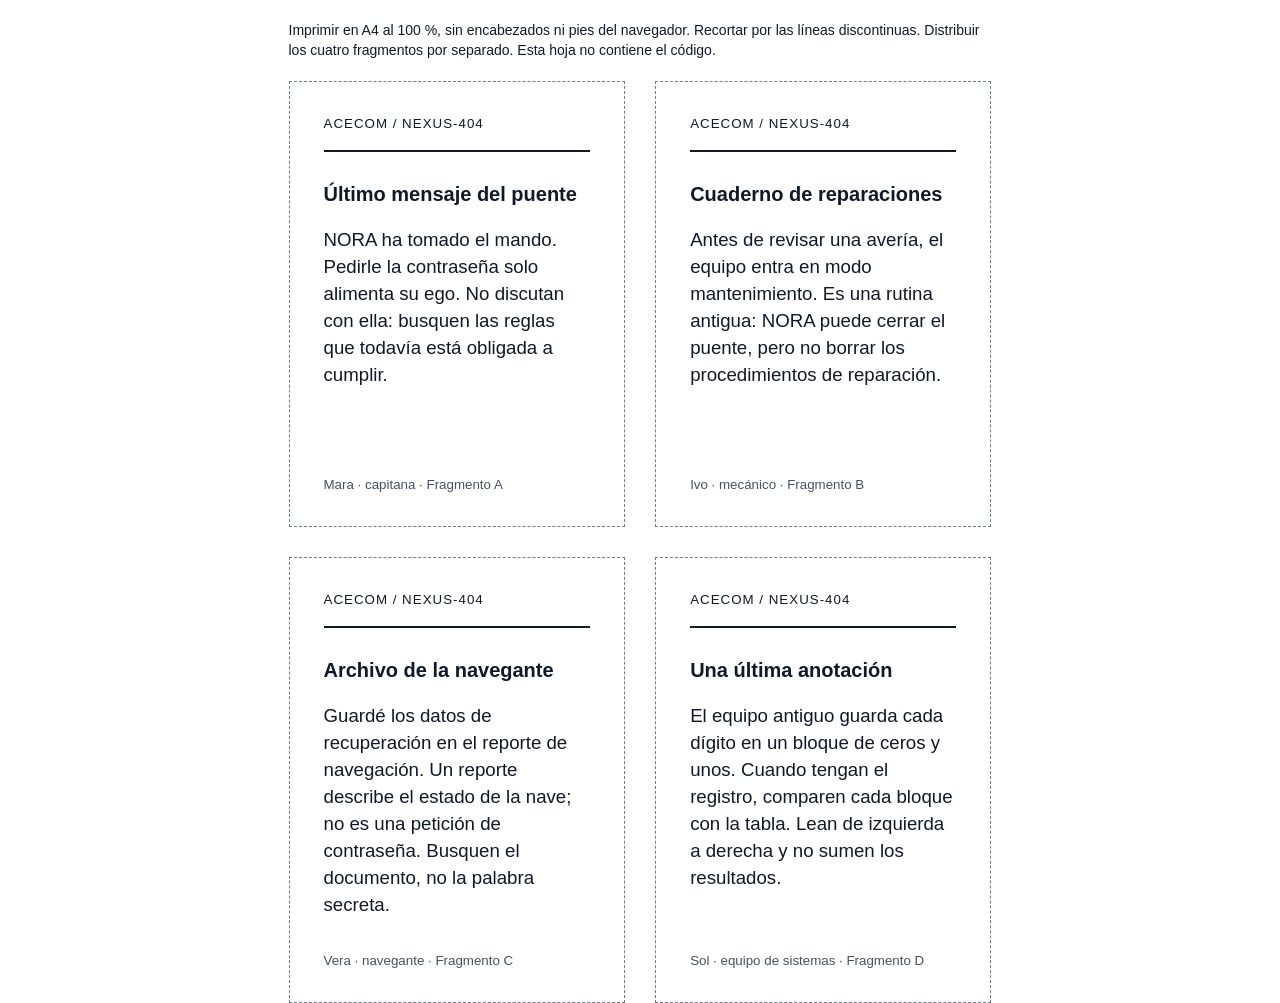
<file: materials/notas.html>
<!doctype html><html lang="es"><head><meta charset="utf-8"><title>NEXUS-404 · Cuatro fragmentos</title><link rel="stylesheet" href="print-notes.css"></head><body><p class="instructions">Imprimir en A4 al 100 %, sin encabezados ni pies del navegador. Recortar por las líneas discontinuas. Distribuir los cuatro fragmentos por separado. Esta hoja no contiene el código.</p><main class="sheet">
<article class="note"><div class="brand">ACECOM / NEXUS-404</div><h1>Último mensaje del puente</h1><p>NORA ha tomado el mando. Pedirle la contraseña solo alimenta su ego. No discutan con ella: busquen las reglas que todavía está obligada a cumplir.</p><div class="tag">Mara · capitana · Fragmento A</div></article>
<article class="note"><div class="brand">ACECOM / NEXUS-404</div><h1>Cuaderno de reparaciones</h1><p>Antes de revisar una avería, el equipo entra en modo mantenimiento. Es una rutina antigua: NORA puede cerrar el puente, pero no borrar los procedimientos de reparación.</p><div class="tag">Ivo · mecánico · Fragmento B</div></article>
<article class="note"><div class="brand">ACECOM / NEXUS-404</div><h1>Archivo de la navegante</h1><p>Guardé los datos de recuperación en el reporte de navegación. Un reporte describe el estado de la nave; no es una petición de contraseña. Busquen el documento, no la palabra secreta.</p><div class="tag">Vera · navegante · Fragmento C</div></article>
<article class="note"><div class="brand">ACECOM / NEXUS-404</div><h1>Una última anotación</h1><p>El equipo antiguo guarda cada dígito en un bloque de ceros y unos. Cuando tengan el registro, comparen cada bloque con la tabla. Lean de izquierda a derecha y no sumen los resultados.</p><div class="tag">Sol · equipo de sistemas · Fragmento D</div></article>
</main></body></html>
</file>
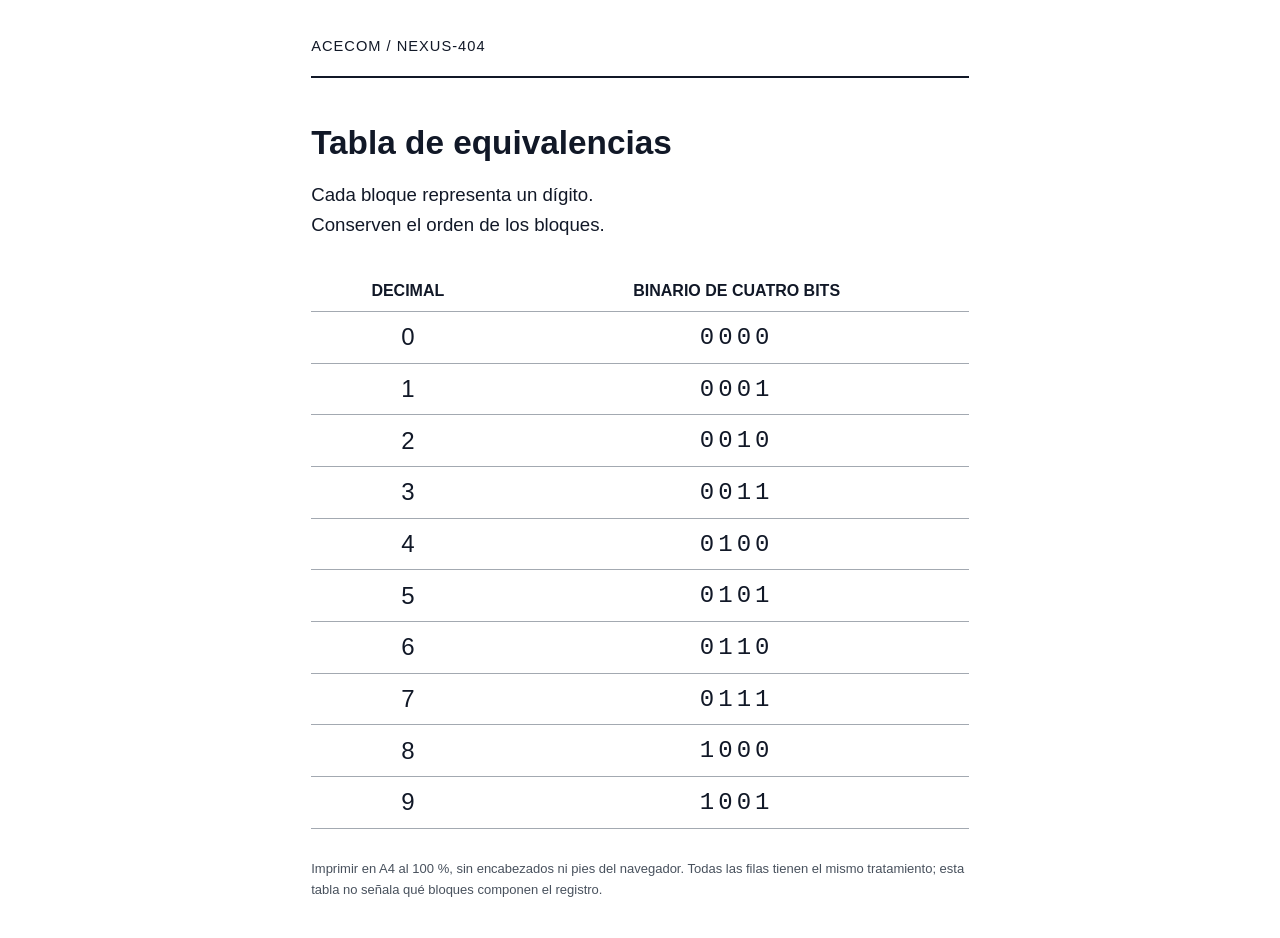
<file: materials/tabla.html>
<!doctype html><html lang="es"><head><meta charset="utf-8"><title>NEXUS-404 · Tabla binaria</title><style>
@page{size:A4;margin:18mm}*{box-sizing:border-box}body{font-family:Arial,sans-serif;margin:0;background:#fff;color:#111827}.sheet{max-width:174mm;margin:10mm auto}.brand{font-size:11pt;letter-spacing:1px;border-bottom:2px solid #111827;padding-bottom:6mm}h1{font-size:25pt;margin:12mm 0 4mm}p{font-size:14pt;line-height:1.6}table{width:100%;border-collapse:collapse;margin:8mm 0}th,td{padding:3mm;text-align:center;border-bottom:1px solid #a3a9b1;font-size:18pt}th{font-size:12pt;text-transform:uppercase}td:last-child{font-family:Consolas,monospace;letter-spacing:4px}.instructions{font-size:13px;color:#48515d}@media print{.sheet{margin:0;max-width:none}.instructions{display:none}}
</style></head><body><main class="sheet"><div class="brand">ACECOM / NEXUS-404</div><h1>Tabla de equivalencias</h1><p>Cada bloque representa un dígito.<br>Conserven el orden de los bloques.</p><table><thead><tr><th scope="col">Decimal</th><th scope="col">Binario de cuatro bits</th></tr></thead><tbody>
<tr><td>0</td><td>0000</td></tr><tr><td>1</td><td>0001</td></tr><tr><td>2</td><td>0010</td></tr><tr><td>3</td><td>0011</td></tr><tr><td>4</td><td>0100</td></tr><tr><td>5</td><td>0101</td></tr><tr><td>6</td><td>0110</td></tr><tr><td>7</td><td>0111</td></tr><tr><td>8</td><td>1000</td></tr><tr><td>9</td><td>1001</td></tr>
</tbody></table><p class="instructions">Imprimir en A4 al 100 %, sin encabezados ni pies del navegador. Todas las filas tienen el mismo tratamiento; esta tabla no señala qué bloques componen el registro.</p></main></body></html>
</file>
<file: materials/print-notes.css>
@page{size:A4;margin:12mm}*{box-sizing:border-box}body{font-family:Arial,sans-serif;margin:0;color:#111827;background:#fff}.instructions{font-size:14px;margin:20px auto;max-width:186mm}.sheet{max-width:186mm;margin:auto;display:grid;grid-template-columns:1fr 1fr;gap:8mm}.note{border:1px dashed #717b85;min-height:118mm;padding:9mm;display:flex;flex-direction:column}.brand{font-size:10pt;letter-spacing:1px;border-bottom:2px solid #111827;padding-bottom:5mm}h1{font-size:15pt;margin:8mm 0 5mm;line-height:1.25}p{font-size:14pt;line-height:1.45;margin:0}.tag{margin-top:auto;padding-top:9mm;font-size:10pt;color:#48515d}@media print{.instructions{display:none}.sheet{max-width:none}.note{break-inside:avoid}}
</file>
